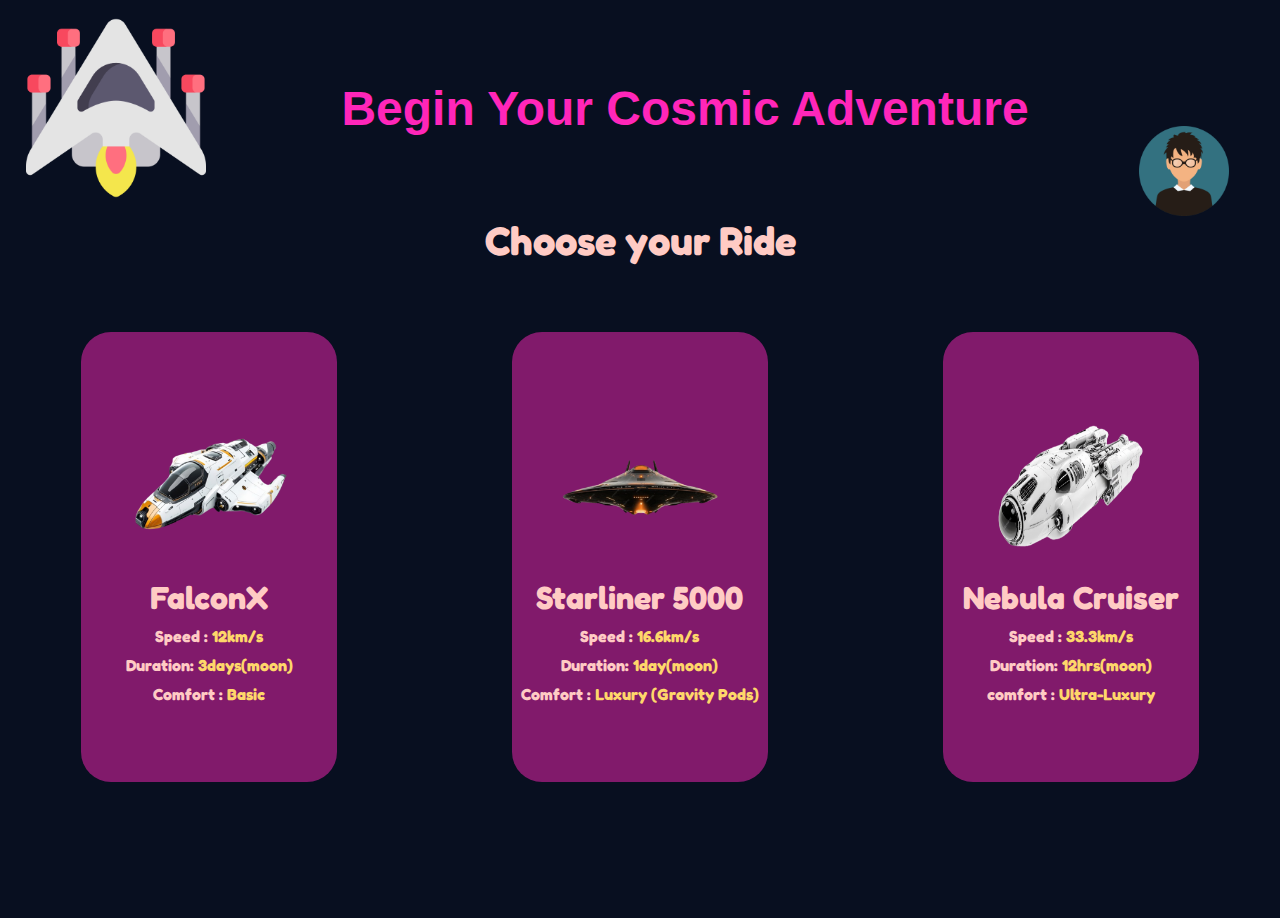
<file: index.html>
<!DOCTYPE html>
<html lang="en">
<head>
    <meta charset="UTF-8">
    <meta name="viewport" content="width=device-width, initial-scale=1.0">
    <title>Document</title>
    <link rel="preconnect" href="https://fonts.googleapis.com">
    <link rel="preconnect" href="https://fonts.gstatic.com" crossorigin>
    <link href="https://fonts.googleapis.com/css2?family=Dosis:wght@200..800&family=Lilita+One&family=Space+Mono:ital,wght@0,400;0,700;1,400;1,700&display=swap" rel="stylesheet">
    <link rel="preconnect" href="https://fonts.googleapis.com">
    <link rel="preconnect" href="https://fonts.gstatic.com" crossorigin>
    <link href="https://fonts.googleapis.com/css2?family=fredoka:wght@200..800&family=Fredoka:wght@300..700&family=Lilita+One&family=Space+Mono:ital,wght@0,400;0,700;1,400;1,700&display=swap" rel="stylesheet">
    <link rel="stylesheet" href="./vehicals/index.css">
    
</head>
<body>
    <header>
        <img src="./vehicals/spaceship.png" alt="ufo" class="ufo">
        <div class="txt">
            <h2>Begin Your Cosmic Adventure</h2>
        </div>
        <img src="./vehicals/image (6).png" alt="profilepic" class="profilepic">
    </header>
    <h2 class="Destination">Choose your Ride</h2>
    <div class="container">
        <div class="box" id="FalconX">
            <img src="./vehicals/image (11).png" alt="mars">
            <h2>FalconX</h2>
            <h2 class="heading">Speed : <span class="text">12km/s</span></h2>
            <h2 class="heading">Duration: <span class="text">3days(moon)</span></h2>
            <h2 class="heading">Comfort : <span class="text">Basic</span></h2>
        </div>
        <div class="box" id="Starliner-5000">
            <img src="./vehicals/image (12).png" alt="mars">
            <h2>Starliner 5000</h2>
            <h2 class="heading">Speed : <span class="text">16.6km/s</span></h2>
            <h2 class="heading">Duration: <span class="text">1day(moon)</span></h2>
            <h2 class="heading">Comfort : <span class="text"> Luxury (Gravity Pods)</span></h2>
        </div>
        <div class="box" id="Nebula-Cruiser">
            <img src="./vehicals/image (13).png" alt="mars">
            <h2>Nebula Cruiser</h2>
            <h2 class="heading">Speed : <span class="text">33.3km/s</span></h2>
            <h2 class="heading">Duration: <span class="text">12hrs(moon)</span></h2>
            <h2 class="heading">comfort : <span class="text">Ultra-Luxury</span></h2>
        </div>
    </div>
    <script src="./Js/main.js"></script>
</body>
</html>
</file>
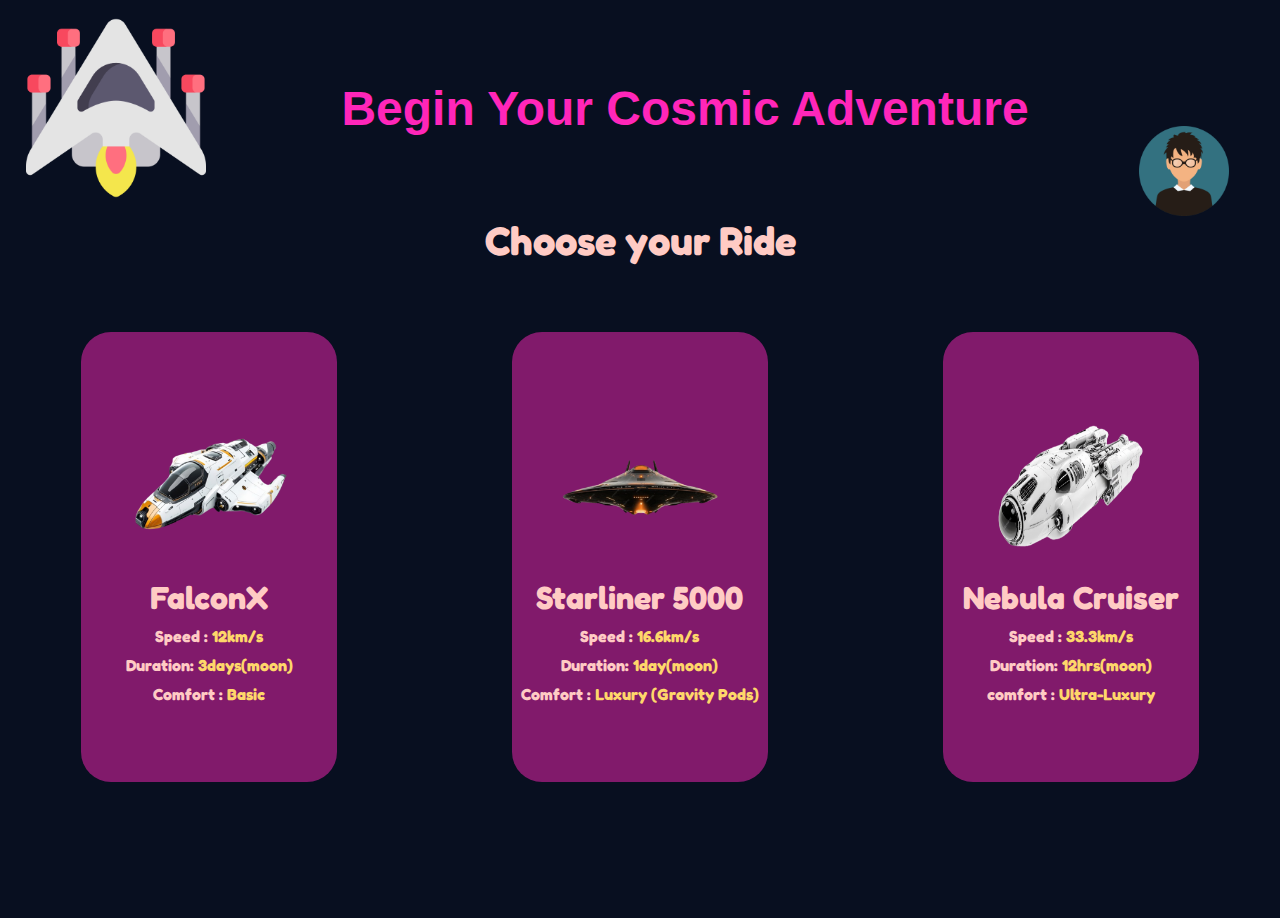
<file: vehicals/index.html>
<!DOCTYPE html>
<html lang="en">
<head>
    <meta charset="UTF-8">
    <meta name="viewport" content="width=device-width, initial-scale=1.0">
    <title>Document</title>
    <link rel="preconnect" href="https://fonts.googleapis.com">
    <link rel="preconnect" href="https://fonts.gstatic.com" crossorigin>
    <link href="https://fonts.googleapis.com/css2?family=Dosis:wght@200..800&family=Lilita+One&family=Space+Mono:ital,wght@0,400;0,700;1,400;1,700&display=swap" rel="stylesheet">
    <link rel="preconnect" href="https://fonts.googleapis.com">
    <link rel="preconnect" href="https://fonts.gstatic.com" crossorigin>
    <link href="https://fonts.googleapis.com/css2?family=fredoka:wght@200..800&family=Fredoka:wght@300..700&family=Lilita+One&family=Space+Mono:ital,wght@0,400;0,700;1,400;1,700&display=swap" rel="stylesheet">
    <link rel="stylesheet" href="index.css">
    
</head>
<body>
    <header>
        <img src="spaceship.png" alt="ufo" class="ufo">
        <div class="txt">
            <h2>Begin Your Cosmic Adventure</h2>
        </div>
        <img src="image (6).png" alt="profilepic" class="profilepic">
    </header>
    <h2 class="Destination">Choose your Ride</h2>
    <div class="container">
        <div class="box" id="FalconX">
            <img src="image (11).png" alt="mars">
            <h2>FalconX</h2>
            <h2 class="heading">Speed : <span class="text">12km/s</span></h2>
            <h2 class="heading">Duration: <span class="text">3days(moon)</span></h2>
            <h2 class="heading">Comfort : <span class="text">Basic</span></h2>
        </div>
        <div class="box" id="Starliner-5000">
            <img src="image (12).png" alt="mars">
            <h2>Starliner 5000</h2>
            <h2 class="heading">Speed : <span class="text">16.6km/s</span></h2>
            <h2 class="heading">Duration: <span class="text">1day(moon)</span></h2>
            <h2 class="heading">Comfort : <span class="text"> Luxury (Gravity Pods)</span></h2>
        </div>
        <div class="box" id="Nebula-Cruiser">
            <img src="image (13).png" alt="mars">
            <h2>Nebula Cruiser</h2>
            <h2 class="heading">Speed : <span class="text">33.3km/s</span></h2>
            <h2 class="heading">Duration: <span class="text">12hrs(moon)</span></h2>
            <h2 class="heading">comfort : <span class="text">Ultra-Luxury</span></h2>
        </div>
    </div>
    <script src="../Js/main.js"></script>
</body>
</html>
</file>
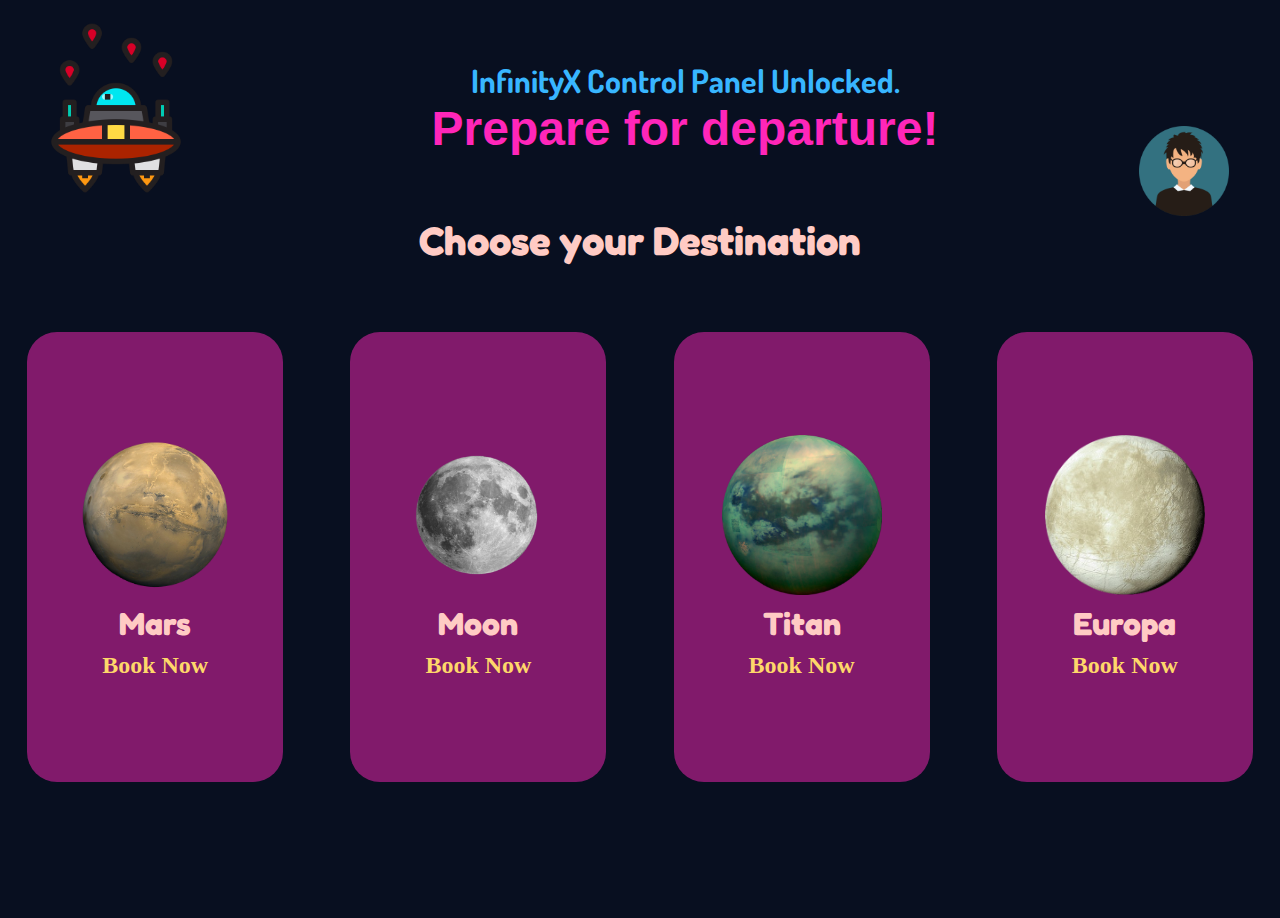
<file: Destination/destinations.html>
<!DOCTYPE html>
<html lang="en">
<head>
    <meta charset="UTF-8">
    <meta name="viewport" content="width=device-width, initial-scale=1.0">
    <title>Document</title>
    <link rel="preconnect" href="https://fonts.googleapis.com">
    <link rel="preconnect" href="https://fonts.gstatic.com" crossorigin>
    <link href="https://fonts.googleapis.com/css2?family=Dosis:wght@200..800&family=Lilita+One&family=Space+Mono:ital,wght@0,400;0,700;1,400;1,700&display=swap" rel="stylesheet">
    <link rel="preconnect" href="https://fonts.googleapis.com">
    <link rel="preconnect" href="https://fonts.gstatic.com" crossorigin>
    <link href="https://fonts.googleapis.com/css2?family=fredoka:wght@200..800&family=Fredoka:wght@300..700&family=Lilita+One&family=Space+Mono:ital,wght@0,400;0,700;1,400;1,700&display=swap" rel="stylesheet">
    <link rel="stylesheet" href="destinations.css">
    
</head>
<body>
    <header>
        <img src="image (5).png" alt="ufo" class="ufo">
        <div class="txt">
            <h1>InfinityX Control Panel Unlocked.</h1>
            <h2>Prepare for departure!</h2>
        </div>
        <img src="image (6).png" alt="profilepic" class="profilepic">
    </header>
    <h2 class="Destination">Choose your Destination</h2>
    <div class="container">
        <div class="box" id="mars">
            <img src="image (7).png" alt="mars">
            <h2>Mars</h2>
            <h3>Book Now</h3>
        </div>
        <div class="box" id="moon">
            <img src="image (8).png" alt="mars">
            <h2>Moon</h2>
            <h3>Book Now</h3>
        </div>
        <div class="box" id="titan">
            <img src="image (10).png" alt="mars">
            <h2>Titan</h2>
            <h3>Book Now</h3>
        </div>
        <div class="box" id="europa">
            <img src="png-transparent-europa-natural-satellite-jupiter-galilean-moons-jupiter-sphere-solar-system-moon-thumbnail-removebg-preview.png" alt="mars">
            <h2>Europa</h2>
            <h3>Book Now</h3>
        </div>
    </div>
            <script src="../Js/main.js"></script>
</body>
</html>
</file>
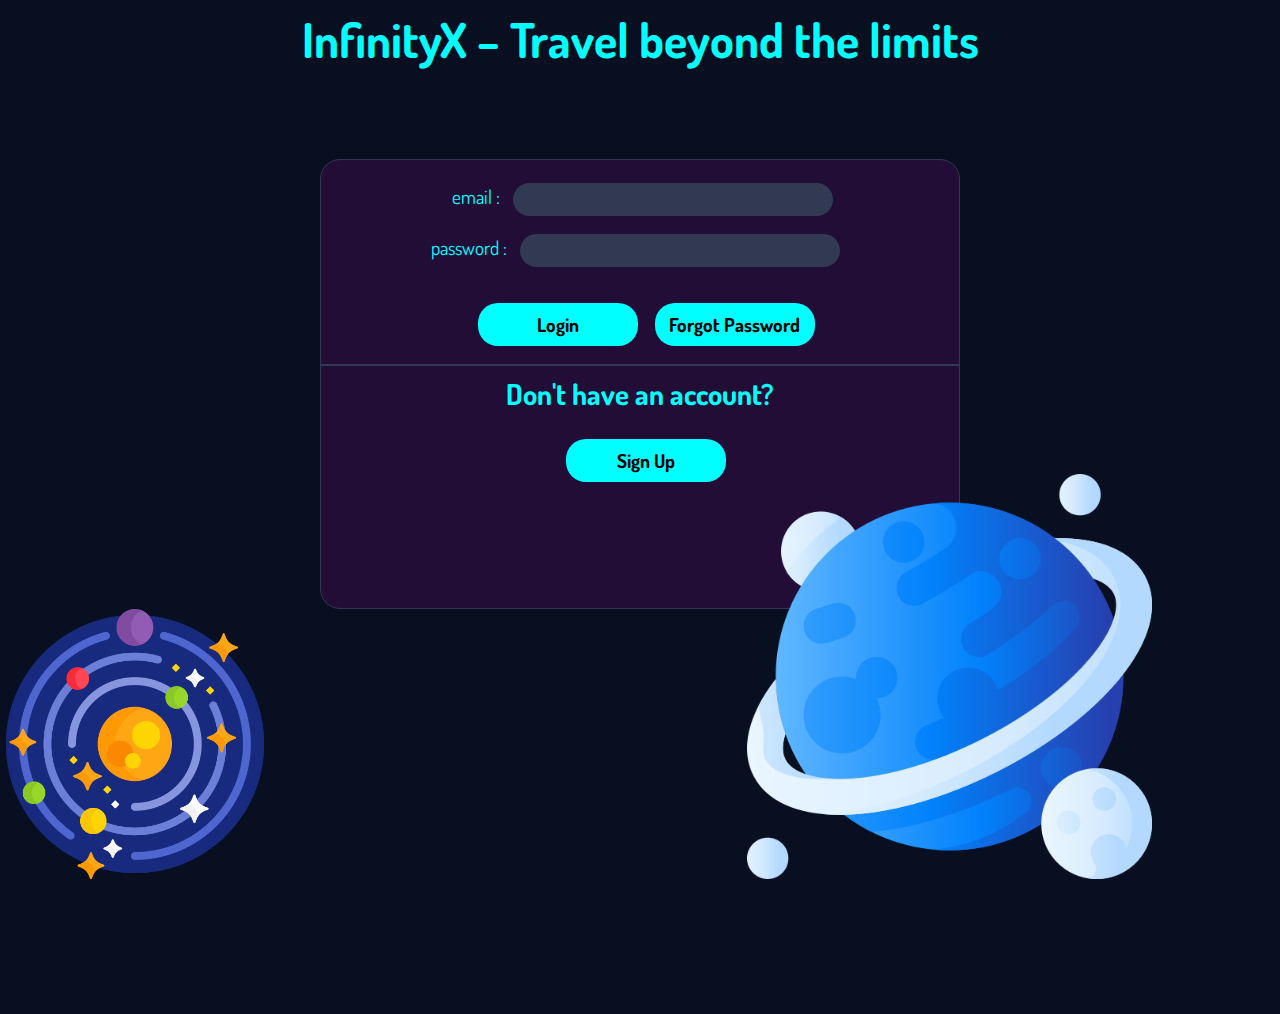
<file: login/login.html>
<!DOCTYPE html>
<html lang="en">
<head>
    <meta charset="UTF-8">
    <meta name="viewport" content="width=device-width, initial-scale=1.0">
    <title>Document</title>
    <link rel="preconnect" href="https://fonts.googleapis.com">
    <link rel="preconnect" href="https://fonts.gstatic.com" crossorigin>
    <link href="https://fonts.googleapis.com/css2?family=Dosis:wght@200..800&family=Space+Mono:ital,wght@0,400;0,700;1,400;1,700&display=swap" rel="stylesheet">
    <link rel="stylesheet" href="login.css">
</head>
<body>
    <h1>InfinityX – Travel beyond the limits</h1>
    <div class="container">
        <form action="">
            <div>
                <label for="email" class="email">email :</label>
                <input type="email" name="email" id="email" required>
            </div>
            <div class="pass">
                <label for="password">password :</label>
                <input type="password" name="password" id="password" required>
            </div>
            <div class="credentials">
                <button type="submit">Login</button>
                <button type="reset">Forgot Password</button>
            </div>
            <hr>
        </form>
        <div class="signup">
            <h2>Don't have an account?</h2>
            <button type="button">Sign Up</button>
        </div>
    </div>
    <div class="images">
        <img src="image (3).png" alt="" class="universe">
        <img src="image (4).png" alt="" class="saturn">
    </div>
</body>
</html>
</file>
<file: vehicals/index.css>
*{
    margin: 0px;
    padding: 0px;
}
body{
    background-color: #080f20;
    height: 100vh;
    width: 100vw;
    overflow-x: hidden;
}
header{
    width: 100vw;
    height: 20vh;
    margin-top: 2vh;
    display: flex;
    justify-content: space-between;
    align-items: center;
    padding: 0 2vw; /* Add horizontal padding */
    box-sizing: border-box;
}
.txt{
    display: flex;
    flex-direction: column;
    justify-content: center;
    align-items: center;
}
h1{
    font-family: dosis;
    color: #38b6ff;
    font-size: 2rem;
}
h2{
    font-family: Arial, Helvetica, sans-serif;
    color: #ff26b9;
    font-size: 3rem;
    width: 90vh;
    text-align: center;
}
/* header img{
    height: 25vh;
    width: 25vh;
} */
.profilepic{
    position: relative;
    top: 7vh;
    right: 2vw;
    height: 10vh;
    width:10vh;
    cursor: pointer;
}
.ufo{
    position: relative;
    height: 20vh;
    width: 20vh;
}
.Destination{
    margin-top: 2vh;
    width: 100vw;
    text-align: center;
    font-family: fredoka;
    font-size: 2.5rem;
    color: #ffcbc4;
}
.container{
    margin-top: 2.5vh;
    width: 100vw;
    height: 60vh;
    /* background-color: #ff26b9; */
    display: grid;
    grid-template-columns: repeat(auto-fit, minmax(200px, 1fr));
    place-items: center;

    gap:1vw;
}
.box{
    display: flex;
    width: 20vw;
    height: 50vh;
    flex-direction: column;
    justify-content: center;
    align-items: center;
    background-color: rgba(255,38,185,0.49);
    border-radius: 30px;
    gap: 1vh;
    cursor: pointer;
    transition-duration: 1s;
    transition-property: all;
    transition-timing-function: ease-out;
}
.box img{
    height: 10rem;
    width: 10rem;
}
.box h2{
    font-family: fredoka;
    color: #ffcbc4;
    font-size: 2rem;
    margin-top: 0vh;
}
.box h3{
    font-family: Cambria, Cochin, Georgia, Times, 'Times New Roman', serif;
    color: #fed76a;
    font-size: 1.5rem;
}
.heading{
    font-size: 1rem !important;
    display: inline-block;
    color: #bcc3dd
}
.text{
    color:#fed76a !important;
}
@media (max-width: 915px){
    .container{
        display: grid;
        grid-template-columns: 1fr;
        gap: 2vh;
    }
    .box{
        width: 40vh;
    }
    header{
        display: flex;
        flex-direction: column; /* Mobile pe ek ke neeche ek ayega */
        justify-content: center;
        align-items: center;
        text-align: center;
        margin-bottom: 8vh;
    }
    .profilepic{
        align-self: flex-end;
        position: absolute;
        top: 7vh;
    }
}
.box:hover{
    transform: scale(1.1);
    box-shadow: 0px 0px 3px 4px lightblue;
}
@media (max-width: 768px) {    
    .profilepic {
        position: absolute; /* Remove absolute positioning */
        order: -1; /* Move to top */
        margin-bottom: 1rem;
        top: 2vh;
    }
    
    .txt {
        order: 1;
    }
    
    h2 {
        width: 100%; /* Full width on mobile */
        font-size: 2rem; /* Reduced font size */
    }
}
@media (max-width: 480px) {
    h1 {
        font-size: 1.5rem;
    }
    
    h2 {
        font-size: 1.5rem;
    }
    
    .profilepic, .ufo {
        height: 8vh;
        width: 8vh;
    }
    .profilepic{
        margin-right: 1.5vh;
    }
}
</file>
<file: Destination/destinations.css>
*{
    margin: 0px;
    padding: 0px;
}
body{
    background-color: #080f20;
    height: 100vh;
    width: 100vw;
    overflow-x: hidden;
}
header{
    width: 100vw;
    height: 20vh;
    margin-top: 2vh;
    display: flex;
    justify-content: space-between;
    align-items: center;
    padding: 0 2vw; /* Add horizontal padding */
    box-sizing: border-box;
}
.txt{
    display: flex;
    flex-direction: column;
    justify-content: center;
    align-items: center;
}
h1{
    font-family: dosis;
    color: #38b6ff;
    font-size: 2rem;
}
h2{
    font-family: Arial, Helvetica, sans-serif;
    color: #ff26b9;
    font-size: 3rem;
    width: 90vh;
    text-align: center;
}
/* header img{
    height: 25vh;
    width: 25vh;
} */
.profilepic{
    position: relative;
    top: 7vh;
    right: 2vw;
    height: 10vh;
    width:10vh;
    cursor: pointer;
}
.ufo{
    position: relative;
    height: 20vh;
    width: 20vh;
}
.Destination{
    margin-top: 2vh;
    width: 100vw;
    text-align: center;
    font-family: fredoka;
    font-size: 2.5rem;
    color: #ffcbc4;
}
.container{
    margin-top: 2.5vh;
    width: 100vw;
    height: 60vh;
    /* background-color: #ff26b9; */
    display: grid;
    grid-template-columns: repeat(auto-fit, minmax(200px, 1fr));
    place-items: center;

    gap:1vw;
}
.box{
    display: flex;
    width: 20vw;
    height: 50vh;
    flex-direction: column;
    justify-content: center;
    align-items: center;
    background-color: rgba(255,38,185,0.49);
    border-radius: 30px;
    gap: 1vh;
    cursor: pointer;
    transition-duration: 1s;
    transition-property: all;
    transition-timing-function: ease-out;
}
.box:hover{
    transform: scale(1.1);
    box-shadow: 0px 0px 3px 4px lightblue;
    z-index: 1;
}
.box img{
    height: 10rem;
    width: 10rem;
}
.box h2{
    font-family: fredoka;
    color: #ffcbc4;
    font-size: 2rem;
}
.box h3{
    font-family: Cambria, Cochin, Georgia, Times, 'Times New Roman', serif;
    color: #fed76a;
    font-size: 1.5rem;
}
@media (max-width: 915px){
    .container{
        display: grid;
        grid-template-columns: 1fr;
        gap: 2vh;
    }
    .box{
        width: 40vh;
    }
    header{
        display: flex;
        flex-direction: column; /* Mobile pe ek ke neeche ek ayega */
        justify-content: center;
        align-items: center;
        text-align: center;
        margin-bottom: 8vh;
    }
    .profilepic{
        align-self: flex-end;
        position: absolute;
        top: 7vh;
    }
}
@media (max-width: 768px) {    
    .profilepic {
        position: absolute; /* Remove absolute positioning */
        order: -1; /* Move to top */
        margin-bottom: 1rem;
        top: 2vh;
    }
    
    .txt {
        order: 1;
    }
    
    h2 {
        width: 100%; /* Full width on mobile */
        font-size: 2rem; /* Reduced font size */
    }
}
@media (max-width: 480px) {
    h1 {
        font-size: 1.5rem;
    }
    
    h2 {
        font-size: 1.5rem;
    }
    
    .profilepic, .ufo {
        height: 8vh;
        width: 8vh;
    }
    .profilepic{
        margin-right: 1.5vh;
    }
}

form {
    display: flex;
    flex-direction: column;
    width: 350px;
    margin: 60px auto;
    padding: 25px;
    background: linear-gradient(145deg, #1a1a2e, #16213e);
    border: 2px solid #4e00ff;
    border-radius: 15px;
    box-shadow: 0 0 20px rgba(78, 0, 255, 0.6);
    font-family: 'Dosis', sans-serif;
    color: #ffffff;
}

label {
    margin-top: 15px;
    font-size: 16px;
    font-weight: 600;
    color: #c0c0ff;
}

input {
    margin-top: 5px;
    padding: 10px;
    background-color: #0f3460;
    border: 1px solid #4e00ff;
    border-radius: 8px;
    color: #ffffff;
    font-size: 14px;
    outline: none;
    transition: 0.3s;
}

input:focus {
    box-shadow: 0 0 10px #4e00ff;
    border-color: #ff00ff;
}

button {
    margin-top: 25px;
    padding: 12px;
    background: linear-gradient(45deg, #4e00ff, #ff00ff);
    color: white;
    font-size: 16px;
    font-weight: bold;
    border: none;
    border-radius: 10px;
    cursor: pointer;
    transition: transform 0.2s ease, box-shadow 0.2s ease;
}

button:hover {
    transform: scale(1.05);
    box-shadow: 0 0 15px #ff00ff;
}
</file>
<file: login/login.css>
*{
    margin: 0;
    padding: 0;
    box-sizing: border-box;
}

body{
    background-color: #080f20;
    color: #00FFFF;
    display: grid;
    width: 100%;
    height: 100%;
    overflow-y: hidden;
}
h1{
    font-family: dosis;
    text-align: center;
    margin-top: 1vh;
    font-size: 3rem;
}
.container{
    margin-top: 10vh;
    display: flex;
    flex-direction: column;
    justify-content: start;
    align-items: center;
    height: 50vh;
    width: 50vw;
    border: 1px solid #323952;
    font-family: dosis;
    justify-self: center;
    font-size: larger;
    padding-top: 1.5vh;
    border-radius: 20px;
    background-color: rgba(255, 0, 255, 0.1);
    transition-property: all;
    transition-duration: 0.5s;
    transition-timing-function: ease-in-out;
}
input{
    margin: 1vh;
    padding: 1vh;
    border-radius: 10px;
    height: fit-content;
    border: none;
    background-color: #323952;
    color: #00FFFF;
    border-radius: 20px;
    width: min(20rem,40vw);
}
.email{
    margin-left: 1.5vh;
}
#password input{
    width: auto;
}
form{
    font: 1rem;
    display: flex;
    flex-direction: column;
    align-items: center;
    justify-content: center;
}
form button,.signup button{ 
    margin-top: 3vh;
    margin-left: 1vw;
    cursor: pointer;
    padding: 1vh;
    border-radius: 20px;
    border: none;
    font-size: 1.2rem;
    width: 10rem;
    background-color: #00ffff;
    font-family: dosis;
    font-weight: bold;
    transition: all 0.5s;
    transition-timing-function: linear;
}
hr{
    margin-top: 2vh;
    border: 1px solid #323952;
    width: 50vw;
}
.signup{
    display: flex;
    flex-direction: column;
    align-items: center;
    justify-content: center;
    margin-top: 1vh;
    font-family: dosis;
}
.universe{
    height: 30vh;
    width: 30vh;
}
.saturn{
    position: relative;
    height: 45vh;
    width: 45vh;
    margin-right: 20vw;
    bottom: 15vh;
    left: 10vw;

}
.images{
    display: flex;
    justify-content: space-between;
    align-items: start;
}
form button:hover,.signup button:hover{
    box-shadow: 0 0 10px 5px #b6bdbd;

}
@media screen and (max-width: 900px) {
    body{
        overflow-y: scroll;
    }
    h1{
        font-size:3rem;
    }
    .container{
        width: 60vw;
        height: 60vh;
        margin-top: 0;
    }
    .saturn{
        height: 20vh;
        width: 20vh;
    }
    .universe{
        height: 0vh;
        width: 0vh;
        /* position: absolu; */
    }
    .container{
        margin-top: 5vh;
        width: 90vw;
    }
    .pass{
        margin-left: 1.5vw;
    }
    #password input{
        width: 50vw;
    } 
    .credentials{
        width: 50vw;
        justify-content: center;
        align-content: center;
    }
}
</file>
